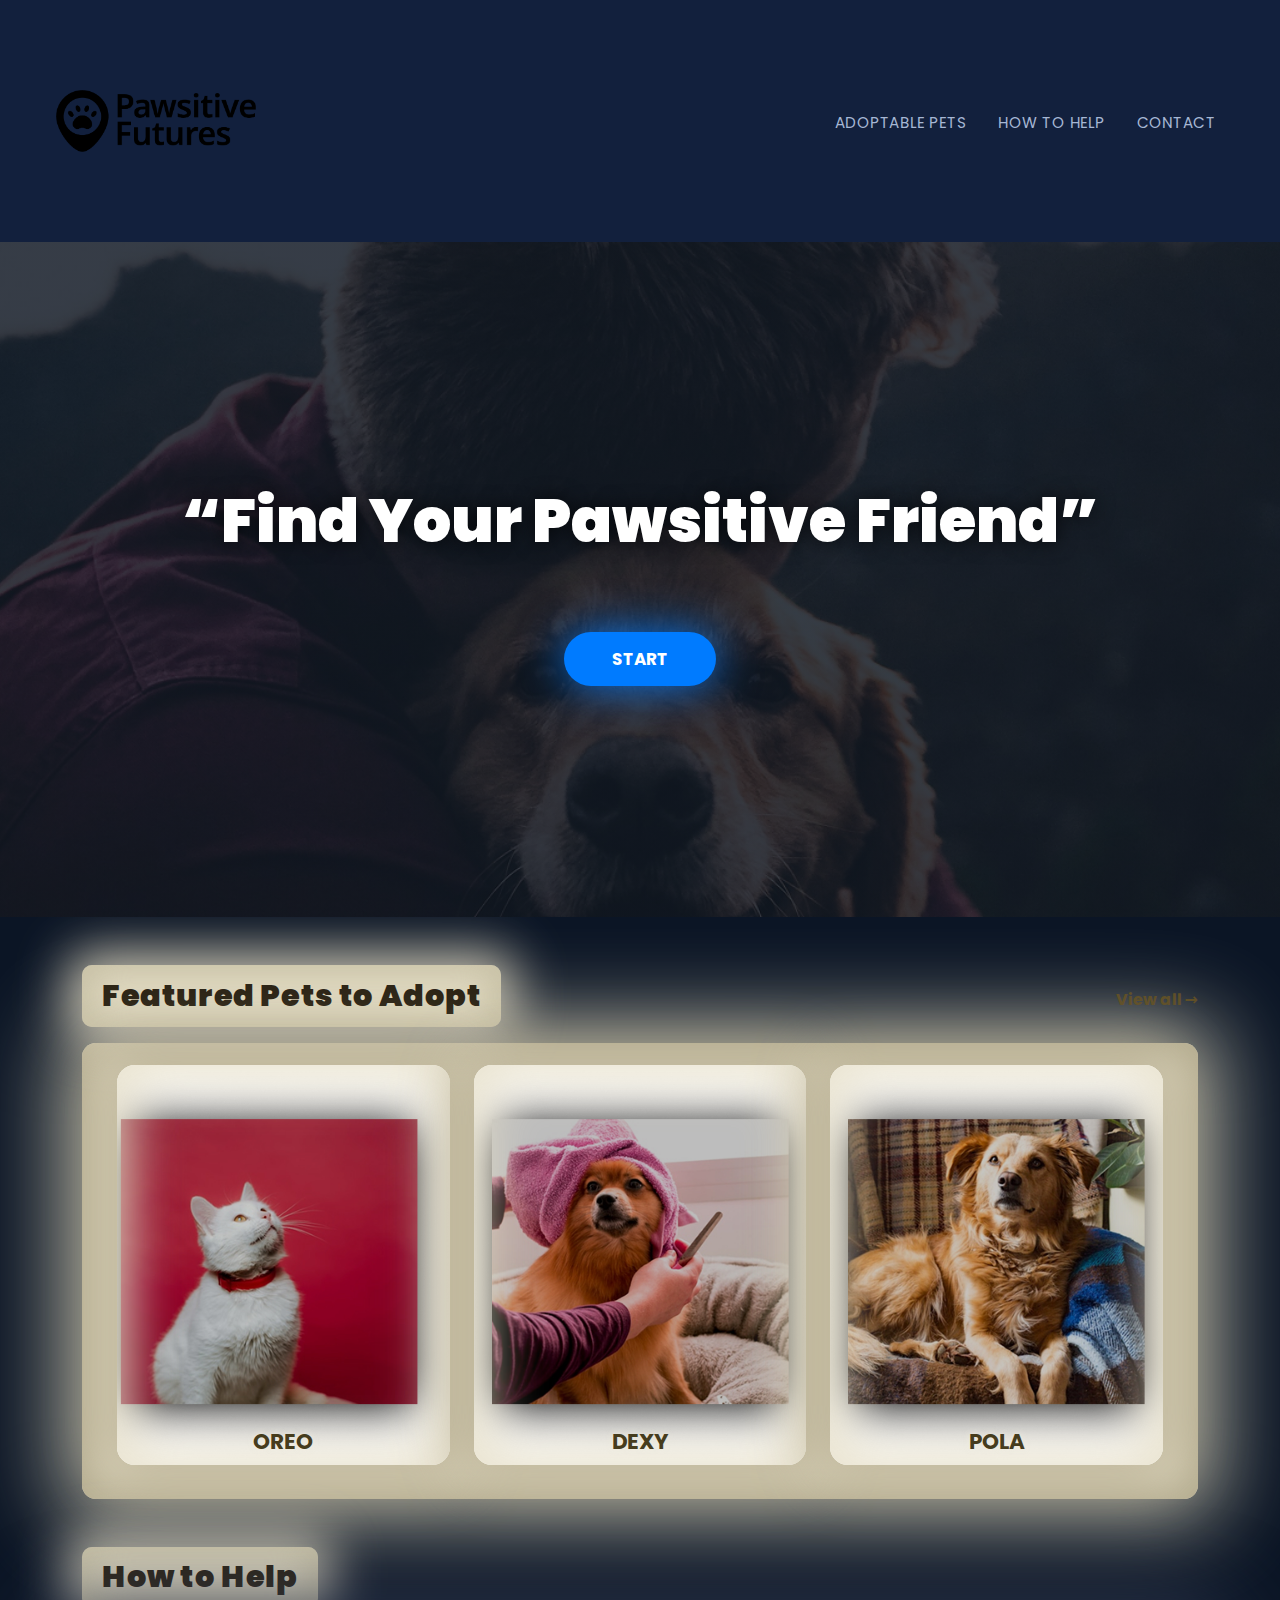
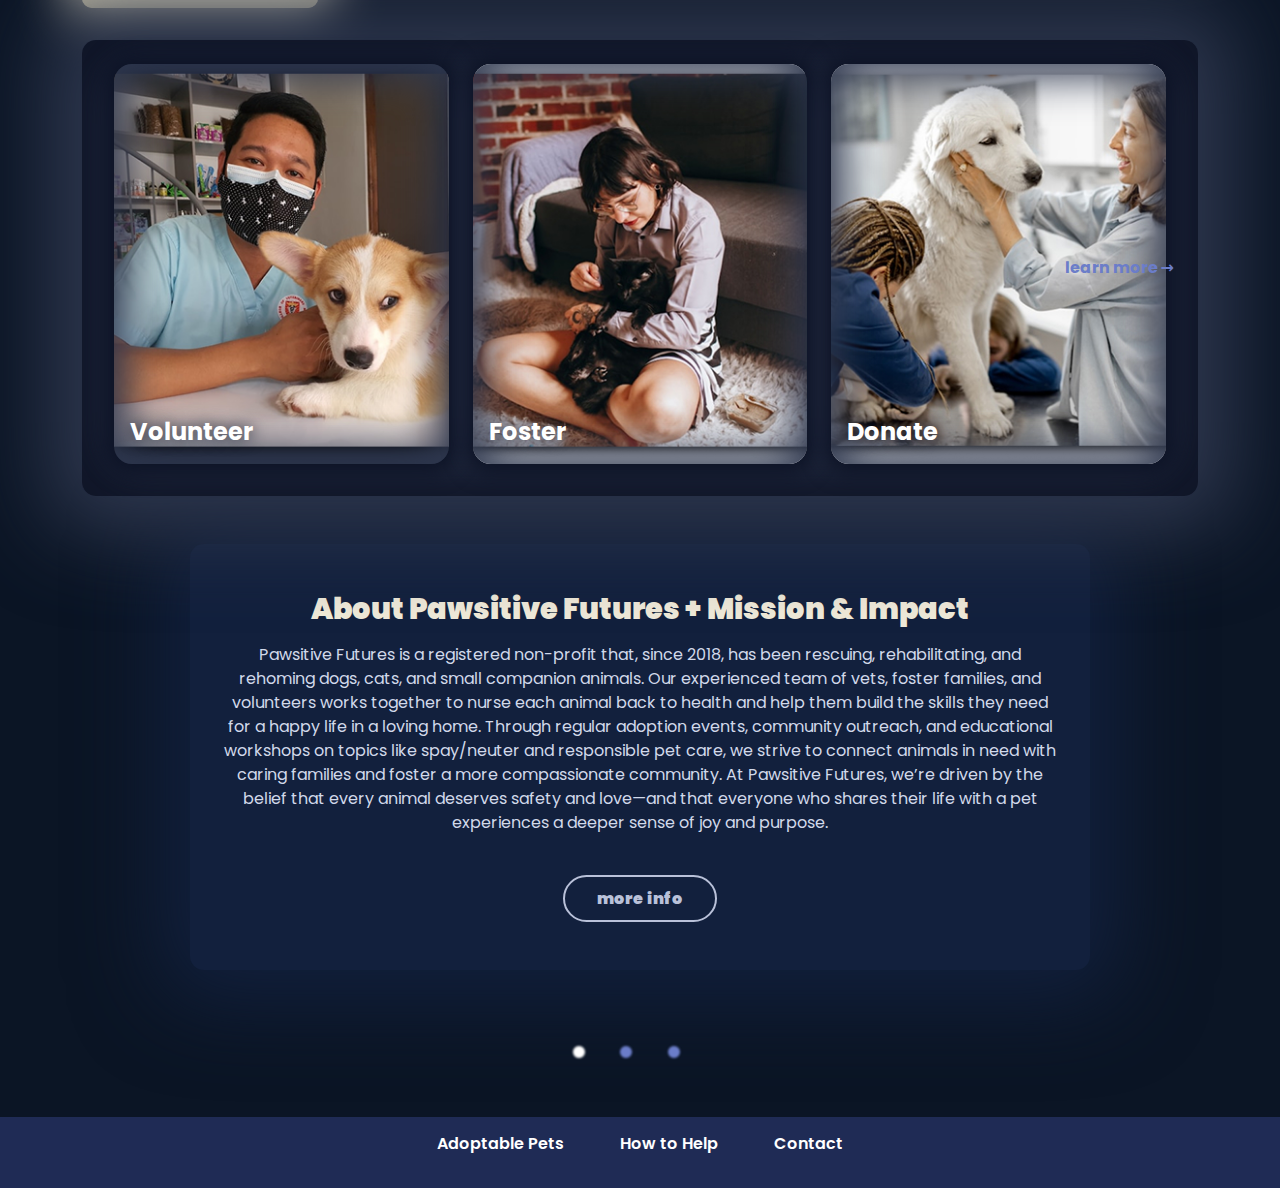
<file: index.html>
<!DOCTYPE html>
<html lang="en">
<head>
  <meta charset="UTF-8" />
  <meta name="viewport" content="width=device-width, initial-scale=1" />
  <title>Pawsitive Futures - Home</title>

  <link href="https://cdn.jsdelivr.net/npm/bootstrap@5.3.0/dist/css/bootstrap.min.css" rel="stylesheet" />

  <link href="https://fonts.googleapis.com/css2?family=Poppins:wght@400;700;900&display=swap" rel="stylesheet" />

  <link rel="stylesheet" href="css/style.css" />
</head>
<body>


  <nav class="navbar navbar-expand-lg">
    <div class="container-fluid px-4">
      <a class="navbar-brand" href="index.html">
        <img src="images/logo.png" alt="Pawsitive Futures Logo" />
      </a>
      <button class="navbar-toggler" type="button" data-bs-toggle="collapse" data-bs-target="#navHome" aria-controls="navHome" aria-expanded="false" aria-label="Toggle navigation">
        <span class="navbar-toggler-icon" style="filter: invert(1);"></span>
      </button>
      <div class="collapse navbar-collapse" id="navHome">
        <ul class="navbar-nav ms-auto gap-3">
          <li class="nav-item"><a class="nav-link" href="adoptable-pets.html">Adoptable Pets</a></li>
          <li class="nav-item"><a class="nav-link" href="how-to-help.html">How to Help</a></li>
          <li class="nav-item"><a class="nav-link" href="contact.html">Contact</a></li>
        </ul>
      </div>
    </div>
  </nav>


  <section class="hero">
    <div class="hero-inner">
      <h1 class="hero-title">“Find Your Pawsitive Friend”</h1>
      <a href="adoptable-pets.html" class="start-btn">START</a>
    </div>
  </section>

  
  <section class="container my-5">
    <div class="d-flex justify-content-between align-items-center mb-3 flex-wrap">
      <div class="section-title">Featured Pets to Adopt</div>
      <div class="mt-2">
        <a href="adoptable-pets.html" class="view-all">View all →</a>
      </div>
    </div>
    <div class="featured-pets-wrapper">
      <div class="row g-4 justify-content-center">
        <div class="col-sm-6 col-lg-4">
          <div class="pet-card" style="background-image:url('images/oreo.jpg');">
            <div class="position-absolute bottom-0 w-100 text-center fw-bold py-2">OREO</div>
          </div>
        </div>
        <div class="col-sm-6 col-lg-4">
          <div class="pet-card" style="background-image:url('images/dexy.jpg');">
            <div class="position-absolute bottom-0 w-100 text-center fw-bold py-2">DEXY</div>
          </div>
        </div>
        <div class="col-sm-6 col-lg-4">
          <div class="pet-card" style="background-image:url('images/pola.jpg');">
            <div class="position-absolute bottom-0 w-100 text-center fw-bold py-2">POLA</div>
          </div>
        </div>
      </div>
    </div>
  </section>

  
  <section class="container my-5">
    <div class="section-title mb-3">How to Help</div>
    <div class="help-section-wrapper">
      <div class="row g-4 justify-content-center">
        <div class="col-sm-6 col-lg-4">
          <div class="help-card" style="background-image:url('images/Volunteer.png');">
            <div class="position-absolute bottom-0 start-0 p-3 text-white fw-bold">Volunteer</div>
          </div>
        </div>
        <div class="col-sm-6 col-lg-4">
          <div class="help-card" style="background-image:url('images/foster.jpg');">
            <div class="position-absolute bottom-0 start-0 p-3 text-white fw-bold">Foster</div>
          </div>
        </div>
        <div class="col-sm-6 col-lg-4">
          <div class="help-card" style="background-image:url('images/donate.jpg');">
            <div class="position-absolute bottom-0 start-0 p-3 text-white fw-bold">Donate</div>
          </div>
        </div>
      </div>
      <div class="learn-more-wrapper">
        <a href="how-to-help.html" class="fw-bold">learn more →</a>
      </div>
    </div>
  </section>

  
  <section class="container my-5">
    <div class="about-panel">
      <h2>About Pawsitive Futures + Mission & Impact</h2>
      <p>
        Pawsitive Futures is a registered non-profit that, since 2018, has been rescuing,
        rehabilitating, and rehoming dogs, cats, and small companion animals. Our experienced
        team of vets, foster families, and volunteers works together to nurse each animal back to
        health and help them build the skills they need for a happy life in a loving home. Through
        regular adoption events, community outreach, and educational workshops on topics like
        spay/neuter and responsible pet care, we strive to connect animals in need with caring
        families and foster a more compassionate community. At Pawsitive Futures, we’re driven by
        the belief that every animal deserves safety and love—and that everyone who shares their
        life with a pet experiences a deeper sense of joy and purpose.
      </p>
      <button class="btn">more info</button>
    </div>
  </section>

 
  <footer>
    <div class="footer-dots">
      <span class="active">•</span><span>•</span><span>•</span>
    </div>
    <div class="footer">
      <div class="container d-flex justify-content-center gap-4">
        <a href="adoptable-pets.html">Adoptable Pets</a>
        <a href="how-to-help.html">How to Help</a>
        <a href="contact.html">Contact</a>
      </div>
    </div>
  </footer>

  
  <script src="https://cdn.jsdelivr.net/npm/bootstrap@5.3.0/dist/js/bootstrap.bundle.min.js"></script>
</body>
</html>
</file>
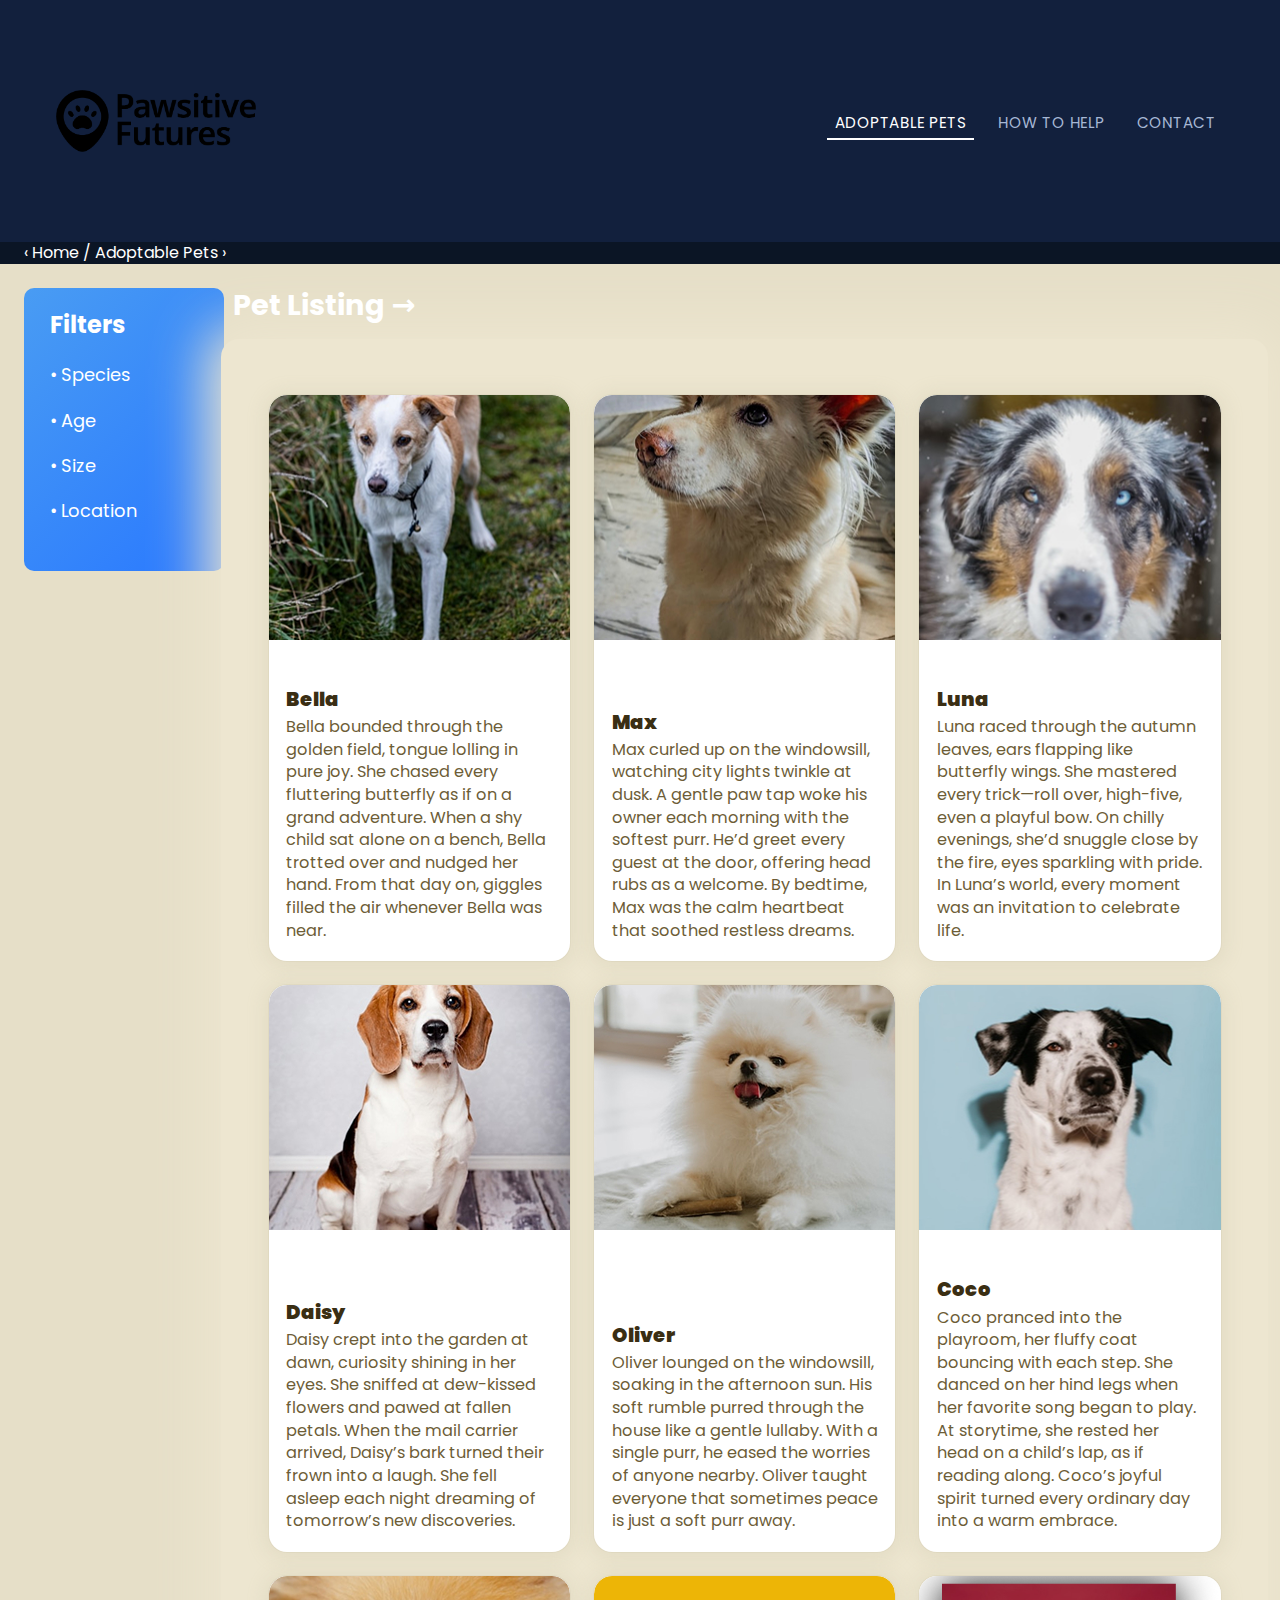
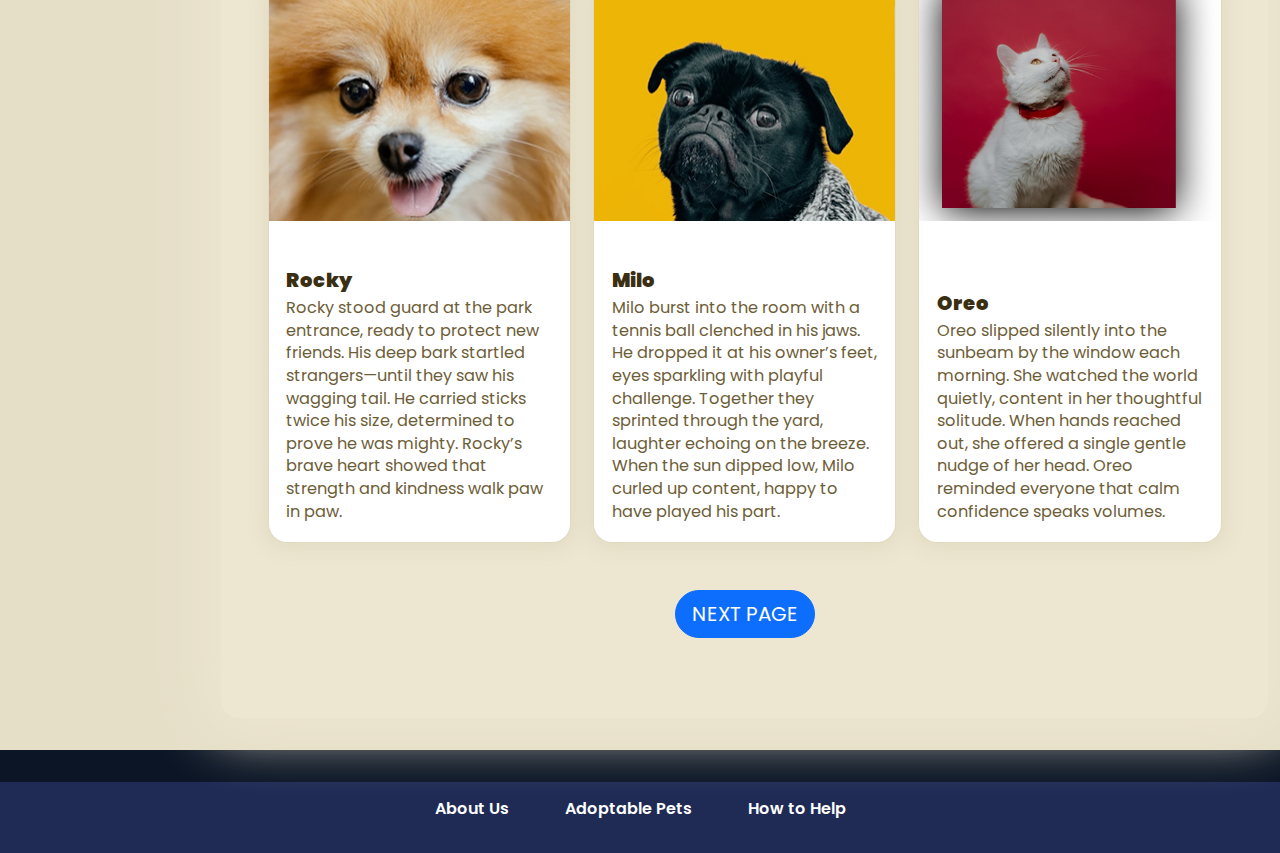
<file: adoptable-pets.html>
<!DOCTYPE html>
<html lang="en">
<head>
  <meta charset="UTF-8" />
  <meta name="viewport" content="width=device-width, initial-scale=1" />
  <title>Pawsitive Futures - Adoptable Pets</title>

 
  <link href="https://cdn.jsdelivr.net/npm/bootstrap@5.3.0/dist/css/bootstrap.min.css" rel="stylesheet" />

  
  <link href="https://fonts.googleapis.com/css2?family=Poppins:wght@400;700;900&display=swap" rel="stylesheet" />


  <link rel="stylesheet" href="css/style.css" />
</head>
<body>

  
  <nav class="navbar navbar-expand-lg">
    <div class="container-fluid px-4">
     <a class="navbar-brand" href="index.html">
  <img src="images/logo.png" alt="Pawsitive Futures Logo" />
</a>

      <button class="navbar-toggler" type="button" data-bs-toggle="collapse" data-bs-target="#navPets" aria-controls="navPets" aria-expanded="false" aria-label="Toggle navigation">
        <span class="navbar-toggler-icon"></span>
      </button>
      <div class="collapse navbar-collapse" id="navPets">
        <ul class="navbar-nav ms-auto gap-3">
          <li class="nav-item"><a class="nav-link active" href="adoptable-pets.html">Adoptable Pets</a></li>
          <li class="nav-item"><a class="nav-link" href="how-to-help.html">How to Help</a></li>
          <li class="nav-item"><a class="nav-link" href="contact.html">Contact</a></li>
        </ul>
      </div>
    </div>
  </nav>

  
  <div class="breadcrumb-wrapper">
    <div class="container-fluid px-4">
      ‹ Home / Adoptable Pets ›
    </div>
  </div>

  
  <main class="container-fluid adoptable-main px-4">
    <div class="row">

     
      <aside class="col-lg-2 d-none d-lg-block">
        <div class="filters-sidebar">
          <h4>Filters</h4>
          <ul>
            <li>• Species</li>
            <li>• Age</li>
            <li>• Size</li>
            <li>• Location</li>
          </ul>
        </div>
      </aside>

    
      <section class="col-lg-10">
        <div class="pet-listing-header mt-4 mb-3">
          <h2>Pet Listing →</h2>
        </div>

        <div class="pet-listing row g-4">
          
         <div class="col-md-6 col-lg-4">
  <div class="card h-100">
    <div class="card-img-wrapper">
      <img src="images/bella.jpg" class="card-img-top" alt="Bella the dog">
    </div>
    <div class="card-body">
      <h5 class="card-title">Bella</h5>
      <p class="card-text">Bella bounded through the golden field, tongue lolling in pure joy. She chased every fluttering butterfly as if on a grand adventure. When a shy child sat alone on a bench, Bella trotted over and nudged her hand. From that day on, giggles filled the air whenever Bella was near.</p>
    </div>
  </div>
</div>


         
          <div class="col-md-6 col-lg-4">
  <div class="card h-100">
    <div class="card-img-wrapper">
      <img src="images/max.jpg" class="card-img-top" alt="Max the dog">
    </div>
    <div class="card-body">
      <h5 class="card-title">Max</h5>
      <p class="card-text">Max curled up on the windowsill, watching city lights twinkle at dusk. A gentle paw tap woke his owner each morning with the softest purr. He’d greet every guest at the door, offering head rubs as a welcome. By bedtime, Max was the calm heartbeat that soothed restless dreams.</p>
    </div>
  </div>
</div>


          
          <div class="col-md-6 col-lg-4">
  <div class="card h-100">
    <div class="card-img-wrapper">
      <img src="images/luna.jpg" class="card-img-top" alt="Luna the dog">
    </div>
    <div class="card-body">
      <h5 class="card-title">Luna</h5>
      <p class="card-text">Luna raced through the autumn leaves, ears flapping like butterfly wings. She mastered every trick—roll over, high-five, even a playful bow. On chilly evenings, she’d snuggle close by the fire, eyes sparkling with pride. In Luna’s world, every moment was an invitation to celebrate life.</p>
    </div>
  </div>
</div>


          
        <div class="col-md-6 col-lg-4">
  <div class="card h-100">
    <div class="card-img-wrapper">
      <img src="images/daisy.jpg" class="card-img-top" alt="Daisy the dog">
    </div>
    <div class="card-body">
      <h5 class="card-title">Daisy</h5>
      <p class="card-text">Daisy crept into the garden at dawn, curiosity shining in her eyes. She sniffed at dew-kissed flowers and pawed at fallen petals. When the mail carrier arrived, Daisy’s bark turned their frown into a laugh. She fell asleep each night dreaming of tomorrow’s new discoveries.</p>
    </div>
  </div>
</div>


          
          <div class="col-md-6 col-lg-4">
  <div class="card h-100">
    <div class="card-img-wrapper">
      <img src="images/oliver.jpg" class="card-img-top" alt="Oliver the cat">
    </div>
    <div class="card-body">
      <h5 class="card-title">Oliver</h5>
      <p class="card-text">Oliver lounged on the windowsill, soaking in the afternoon sun. His soft rumble purred through the house like a gentle lullaby. With a single purr, he eased the worries of anyone nearby. Oliver taught everyone that sometimes peace is just a soft purr away.</p>
    </div>
  </div>
</div>


         
          <div class="col-md-6 col-lg-4">
  <div class="card h-100">
    <div class="card-img-wrapper">
      <img src="images/coco.jpg" class="card-img-top" alt="Coco the dog">
    </div>
    <div class="card-body">
      <h5 class="card-title">Coco</h5>
      <p class="card-text">Coco pranced into the playroom, her fluffy coat bouncing with each step. She danced on her hind legs when her favorite song began to play. At storytime, she rested her head on a child’s lap, as if reading along. Coco’s joyful spirit turned every ordinary day into a warm embrace.</p>
    </div>
  </div>
</div>


        
        <div class="col-md-6 col-lg-4">
  <div class="card h-100">
    <div class="card-img-wrapper">
      <img src="images/rocky.jpg" class="card-img-top" alt="Rocky the dog">
    </div>
    <div class="card-body">
      <h5 class="card-title">Rocky</h5>
      <p class="card-text">Rocky stood guard at the park entrance, ready to protect new friends. His deep bark startled strangers—until they saw his wagging tail. He carried sticks twice his size, determined to prove he was mighty. Rocky’s brave heart showed that strength and kindness walk paw in paw.</p>
    </div>
  </div>
</div>


         
       <div class="col-md-6 col-lg-4">
  <div class="card h-100">
    <div class="card-img-wrapper">
      <img src="images/milo.jpg" class="card-img-top" alt="Milo the dog">
    </div>
    <div class="card-body">
      <h5 class="card-title">Milo</h5>
      <p class="card-text">Milo burst into the room with a tennis ball clenched in his jaws. He dropped it at his owner’s feet, eyes sparkling with playful challenge. Together they sprinted through the yard, laughter echoing on the breeze. When the sun dipped low, Milo curled up content, happy to have played his part.</p>
    </div>
  </div>
</div>


          
     <div class="col-md-6 col-lg-4">
  <div class="card h-100">
    <div class="card-img-wrapper">
      <img  src="images/oreo.jpg" class="card-img-top" alt="Oreo the cat">
    </div>
    <div class="card-body">
      <h5 class="card-title">Oreo</h5>
      <p class="card-text">Oreo slipped silently into the sunbeam by the window each morning. She watched the world quietly, content in her thoughtful solitude. When hands reached out, she offered a single gentle nudge of her head. Oreo reminded everyone that calm confidence speaks volumes.</p>
    </div>
  </div>
</div>


        <div class="text-center my-5">
          <a href="#" class="btn btn-primary btn-lg rounded-pill">NEXT PAGE</a>
        </div>

      </section>
    </div>
  </main>

 
  <footer class="footer">
    <div class="container d-flex justify-content-center gap-4">
      <a href="about-us.html">About Us</a>
      <a href="adoptable-pets.html">Adoptable Pets</a>
      <a href="how-to-help.html">How to Help</a>
    </div>
  </footer>

  <script src="https://cdn.jsdelivr.net/npm/bootstrap@5.3.0/dist/js/bootstrap.bundle.min.js"></script>
</body>
</html>
</file>
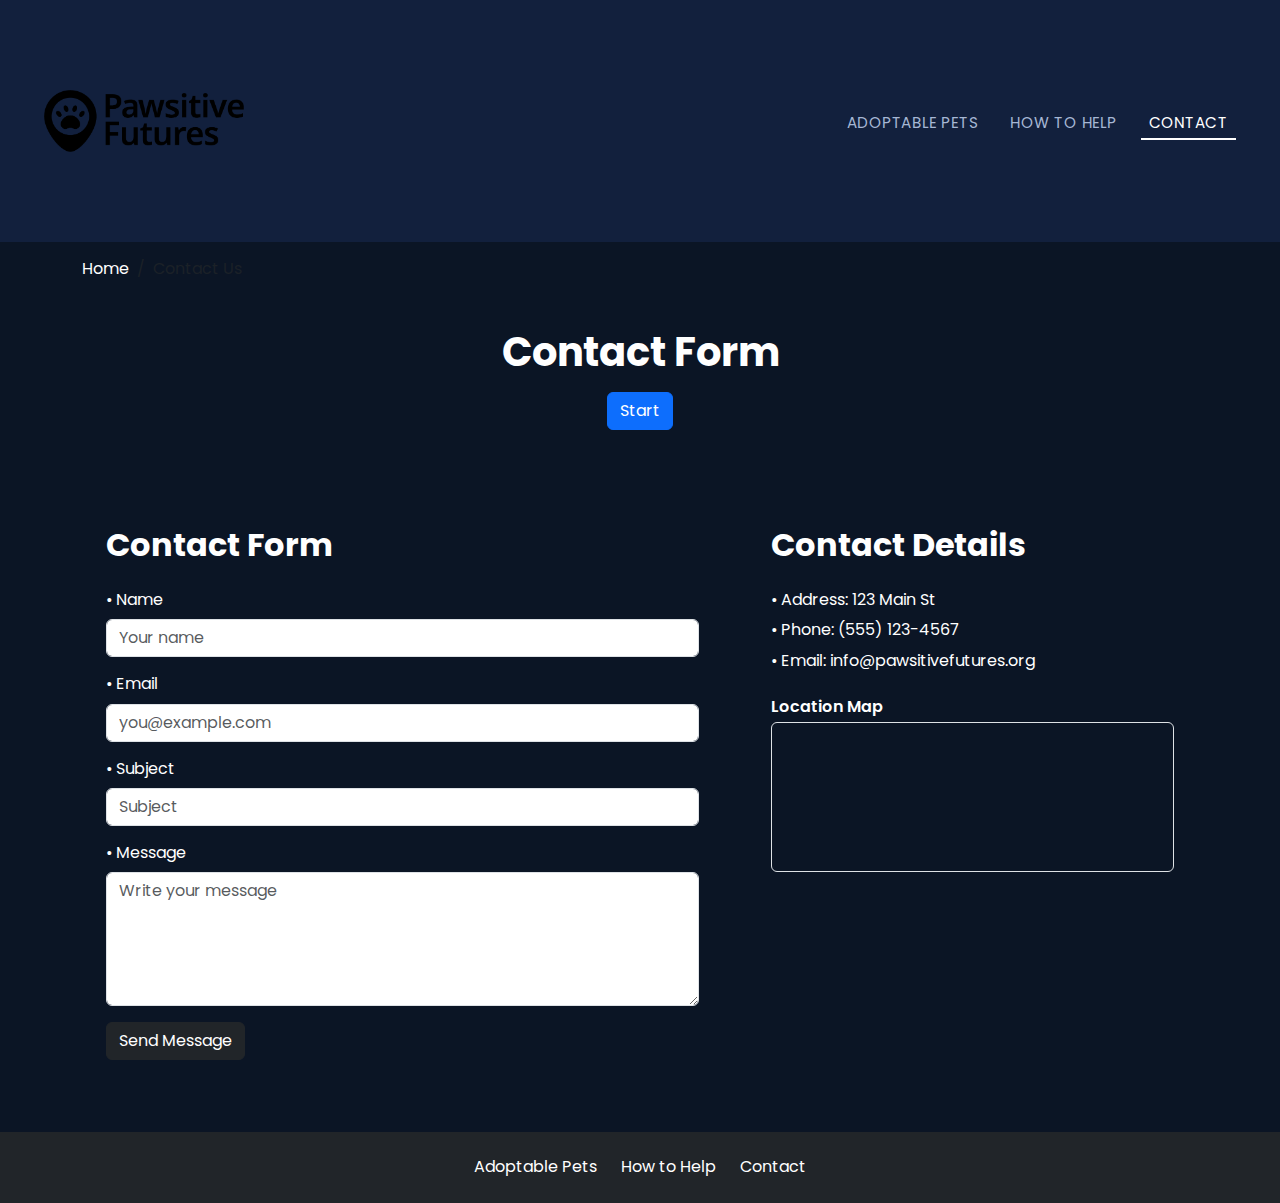
<file: contact.html>
<!DOCTYPE html>
<html lang="en">
<head>
  <meta charset="UTF-8" />
  <meta name="viewport" content="width=device-width, initial-scale=1" />
  <title>Pawsitive Futures - Contact Us</title>

  <link  href="https://cdn.jsdelivr.net/npm/bootstrap@5.3.0/dist/css/bootstrap.min.css" rel="stylesheet" />
  <link href="https://fonts.googleapis.com/css2?family=Poppins:wght@400;700;900&display=swap" rel="stylesheet" />
  <link rel="stylesheet" href="css/style.css" />
</head>
<body>

  
  <nav class="navbar navbar-expand-lg navbar-dark" style="background-color:#12203d; padding:1rem 2rem;">
    <div class="container-fluid">
     <a class="navbar-brand" href="index.html">
  <img src="images/logo.png" alt="Pawsitive Futures Logo" />
</a>

      <button class="navbar-toggler" type="button" data-bs-toggle="collapse" data-bs-target="#navContact" aria-controls="navContact" aria-expanded="false" aria-label="Toggle navigation">
        <span class="navbar-toggler-icon"></span>
      </button>
      <div class="collapse navbar-collapse" id="navContact">
        <ul class="navbar-nav ms-auto gap-3">
          <li class="nav-item"><a class="nav-link" href="adoptable-pets.html">Adoptable Pets</a></li>
          <li class="nav-item"><a class="nav-link" href="how-to-help.html">How to Help</a></li>
          <li class="nav-item"><a class="nav-link active" aria-current="page" href="contact.html">Contact</a></li>
        </ul>
      </div>
    </div>
  </nav>


  <div class="container mt-3">
    <nav aria-label="breadcrumb">
      <ol class="breadcrumb bg-transparent p-0 mb-0">
        <li class="breadcrumb-item"><a href="index.html">Home</a></li>
        <li class="breadcrumb-item active" aria-current="page">Contact Us</li>
      </ol>
    </nav>
  </div>

 
  <section class="container mt-4 text-center">
    <div class="py-4">
      <h1 class="fw-bold">Contact Form</h1>
      <a href="#" class="btn btn-primary mt-2">Start</a>
    </div>
  </section>

  
  <section class="container my-5">
    <div class="row g-4">
     
      <div class="col-lg-7">
        <div class="p-4 rounded">
          <h2 class="fw-bold mb-4">Contact Form</h2>
          <form aria-label="Contact form">
            <div class="mb-3">
              <label for="name" class="form-label">• Name</label>
              <input type="text" id="name" class="form-control" placeholder="Your name" />
            </div>
            <div class="mb-3">
              <label for="email" class="form-label">• Email</label>
              <input type="email" id="email" class="form-control" placeholder="you@example.com" />
            </div>
            <div class="mb-3">
              <label for="subject" class="form-label">• Subject</label>
              <input type="text" id="subject" class="form-control" placeholder="Subject" />
            </div>
            <div class="mb-3">
              <label for="message" class="form-label">• Message</label>
              <textarea id="message" class="form-control" rows="5" placeholder="Write your message"></textarea>
            </div>
            <button type="submit" class="btn btn-dark">Send Message</button>
          </form>
        </div>
      </div>

      <div class="col-lg-5">
        <div class="p-4 rounded">
          <h2 class="fw-bold mb-4">Contact Details</h2>
          <ul class="list-unstyled">
            <li class="mb-2">• Address: 123 Main St</li>
            <li class="mb-2">• Phone: (555) 123-4567</li>
            <li class="mb-2">• Email: info@pawsitivefutures.org</li>
          </ul>
          <div class="mt-4">
            <p class="fw-semibold mb-1">Location Map</p>
            <div class="border rounded" style="min-height:150px;"></div>
          </div>
        </div>
      </div>
    </div>
  </section>


  <footer class="bg-dark text-white py-4">
    <div class="container d-flex justify-content-center gap-4">
      <a href="adoptable-pets.html" class="text-white text-decoration-none">Adoptable Pets</a>
      <a href="how-to-help.html" class="text-white text-decoration-none">How to Help</a>
      <a href="contact.html" class="text-white text-decoration-none">Contact</a>
    </div>
  </footer>

  <script src="https://cdn.jsdelivr.net/npm/bootstrap@5.3.0/dist/js/bootstrap.bundle.min.js"></script>
</body>
</html>
</file>
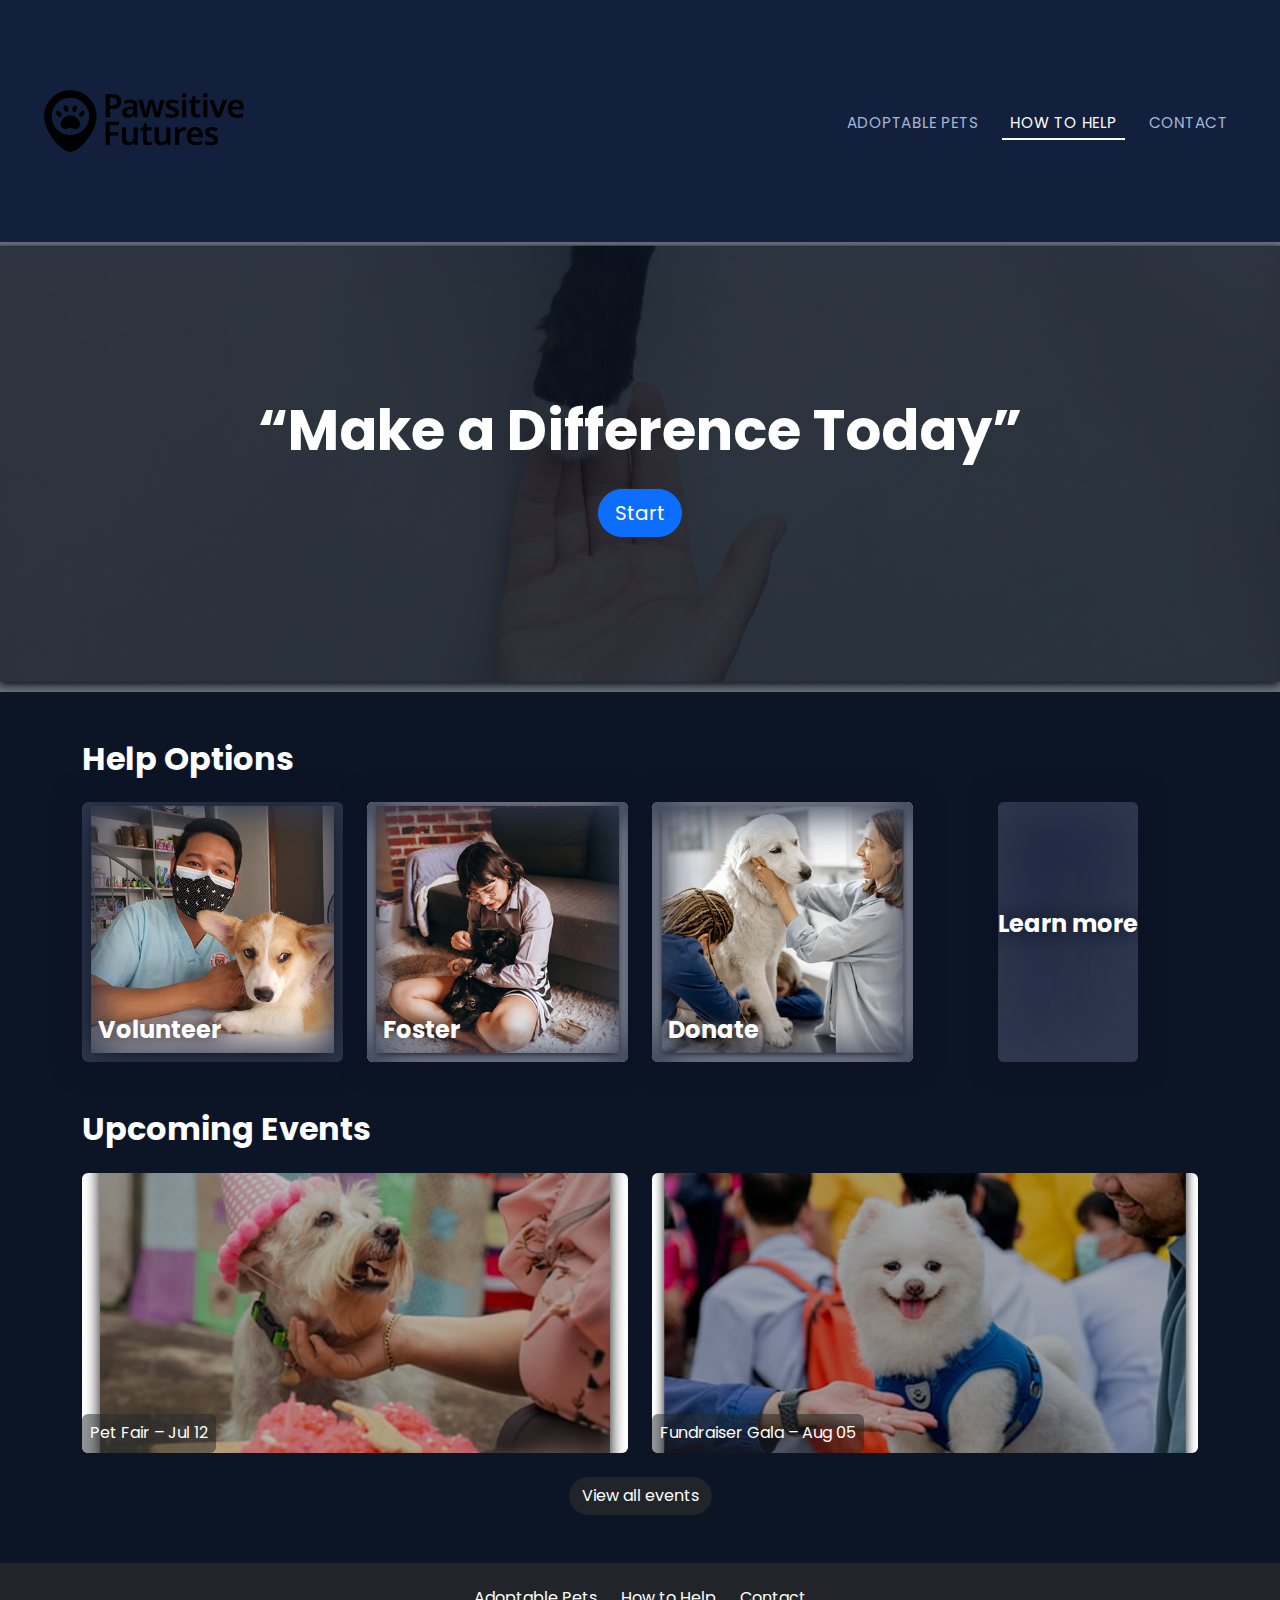
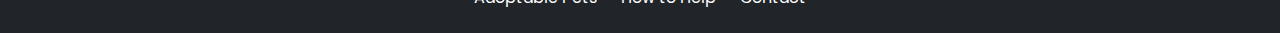
<file: how-to-help.html>
<!DOCTYPE html>
<html lang="en">
<head>
  <meta charset="UTF-8" />
  <meta name="viewport" content="width=device-width, initial-scale=1" />
  <title>Pawsitive Futures - How to Help</title>

  <link href="https://cdn.jsdelivr.net/npm/bootstrap@5.3.0/dist/css/bootstrap.min.css" rel="stylesheet" />
  <link href="https://fonts.googleapis.com/css2?family=Poppins:wght@400;700;900&display=swap" rel="stylesheet" />
  <link rel="stylesheet" href="css/style.css" />
</head>
<body>

  
  <nav class="navbar navbar-expand-lg navbar-dark" style="background-color:#12203d; padding:1rem 2rem;">
    <div class="container-fluid">
      <a class="navbar-brand" href="index.html">
  <img src="images/logo.png" alt="Pawsitive Futures Logo" />
</a>

      <button class="navbar-toggler" type="button" data-bs-toggle="collapse" data-bs-target="#navHelp" aria-controls="navHelp" aria-expanded="false" aria-label="Toggle navigation">
        <span class="navbar-toggler-icon"></span>
      </button>
      <div class="collapse navbar-collapse" id="navHelp">
        <ul class="navbar-nav ms-auto gap-3">
          <li class="nav-item"><a class="nav-link" href="adoptable-pets.html">Adoptable Pets</a></li>
          <li class="nav-item"><a class="nav-link active" href="how-to-help.html">How to Help</a></li>
          <li class="nav-item"><a class="nav-link" href="contact.html">Contact</a></li>
        </ul>
      </div>
    </div>
  </nav>

  
  <section class="text-center text-white d-flex flex-column justify-content-center align-items-center" style="height:50vh; background: linear-gradient(rgba(11,21,37,0.6), rgba(11,21,37,0.6)), url('images/headerimage.jpg') center/cover no-repeat;">
    <div>
      <h1 class="display-4 fw-bold">“Make a Difference Today”</h1>
      <a href="#" class="btn btn-primary btn-lg rounded-pill mt-3">Start</a>
    </div>
  </section>

  
  <section class="container my-5">
    <div class="mb-4">
      <h2 class="fw-bold">Help Options</h2>
    </div>
    <div class="row g-4">
      <div class="col-md-3">
        <div class="help-card rounded position-relative" style="background-image:url('images/Volunteer.png'); height:260px; background-size:cover; background-position:center;">
          <div class="position-absolute bottom-0 start-0 p-3 text-white fw-bold">Volunteer</div>
        </div>
      </div>
      <div class="col-md-3">
        <div class="help-card rounded position-relative" style="background-image:url('images/foster.jpg'); height:260px; background-size:cover; background-position:center;">
          <div class="position-absolute bottom-0 start-0 p-3 text-white fw-bold">Foster</div>
        </div>
      </div>
      <div class="col-md-3">
        <div class="help-card rounded position-relative" style="background-image:url('images/donate.jpg'); height:260px; background-size:cover; background-position:center;">
          <div class="position-absolute bottom-0 start-0 p-3 text-white fw-bold">Donate</div>
        </div>
      </div>
      <div class="col-md-3 d-flex align-items-center justify-content-center">
        <div class="rounded help-card d-flex align-items-center justify-content-center" style="background: linear-gradient(135deg,#1f263f,#2f384f); height:260px;">
          <div class="text-white fw-bold">Learn more</div>
        </div>
      </div>
    </div>
  </section>

 
  <section class="container my-5">
    <div class="mb-4">
      <h2 class="fw-bold">Upcoming Events</h2>
    </div>
    <div class="row g-4">
      <div class="col-md-6">
        <div class="position-relative rounded overflow-hidden">
          <img src="images/petfair.jpg" alt="Pet Fair" class="img-fluid w-100" style="object-fit:cover; height:280px;" />
          <div class="position-absolute bottom-0 start-0 bg-dark bg-opacity-50 text-white p-2 rounded">Pet Fair – Jul 12</div>
        </div>
      </div>
      <div class="col-md-6">
        <div class="position-relative rounded overflow-hidden">
          <img src="images/fundgala.jpg" alt="Fundraiser Gala" class="img-fluid w-100" style="object-fit:cover; height:280px;" />
          <div class="position-absolute bottom-0 start-0 bg-dark bg-opacity-50 text-white p-2 rounded">Fundraiser Gala – Aug 05</div>
        </div>
      </div>
    </div>
    <div class="text-center mt-4">
      <a href="#" class="btn btn-dark rounded-pill">View all events</a>
    </div>
  </section>


  <footer  class="bg-dark text-white py-4 mt-5">
    <div class="container d-flex justify-content-center gap-4">
      <a href="adoptable-pets.html" class="text-white text-decoration-none">Adoptable Pets</a>
      <a href="how-to-help.html" class="text-white text-decoration-none">How to Help</a>
      <a href="contact.html" class="text-white text-decoration-none">Contact</a>
    </div>
  </footer>

  <script src="https://cdn.jsdelivr.net/npm/bootstrap@5.3.0/dist/js/bootstrap.bundle.min.js"></script>
</body>
</html>
</file>
<file: css/style.css>
:root {
  --nav-bg: #12203d;
  --page-bg: #0b1525;
  --panel-beige: #e6dfc8;
  --panel-inner: #b3ab8e;
  --text-dark: #2d2517;
  --text-light: #f0ead9;
  --accent-blue: #6b7dc9;
  --button-blue: #007bff;
  --radius: 14px;
  --transition: .3s ease;
  font-family: 'Poppins', system-ui,-apple-system,BlinkMacSystemFont,sans-serif;
}


* { box-sizing:border-box; }
body {
  margin:0;
  background: var(--page-bg);
  color:white;
  font-family: inherit;
  line-height:1.4;
}
a { text-decoration:none; color:inherit; }

.navbar {
  background-color: var(--nav-bg) !important;
  padding: 1rem 2rem;
}
.navbar .navbar-brand img {
  height: 200px;
  width: 200px;
  object-fit: contain;
  display:block;
}
.navbar .nav-link {
  color: #a6b7d4 !important;
  text-transform: uppercase;
  letter-spacing:.05em;
  font-size:.95rem;
  padding-bottom:4px;
  position: relative;
}
.navbar .nav-link:hover,
.navbar .nav-link.active { color:#fff !important; }
.navbar .nav-link.active::after {
  content:'';
  position:absolute;
  bottom:-2px;
  left:0;
  height:2px;
  width:100%;
  background:#fff;
}

.hero {
  position: relative;
  min-height: 75vh;
  background: linear-gradient(rgba(11,21,37,0.64), rgba(11,21,37,0.64)), url('../images/hero-image.jpg') center/cover no-repeat;
  display:flex;
  flex-direction:column;
  justify-content:center;
  align-items:center;
  padding: 3rem 1rem 2rem;
  text-align:center;
  gap:.75rem;
}
.hero-title {
  font-size: 3.6rem;
  font-weight: 900;
  margin:0;
  line-height:1.05;
  text-shadow:0 0 20px rgba(0,0,0,.7);
  white-space: nowrap;
}
.start-btn {
  display:inline-block;
  padding:.95rem 3rem;
  border-radius:30px;
  border:none;
  background-color: var(--button-blue);
  color:white;
  font-weight:700;
  font-size:1.05rem;
  cursor:pointer;
  box-shadow:0 0 45px rgba(0,123,255,.85);
  transition: var(--transition);
}
.start-btn:hover {
  background-color:#0056d6;
  box-shadow:0 0 55px rgba(0,86,179,.9);
}
.hero {
  gap: 1.5rem; 
}
.start-btn {
  margin-top: 5rem; 
}




.section-title {
  display:inline-block;
  padding:.6rem 1.25rem;
  background: var(--panel-beige);
  border-radius:10px;
  font-weight:900;
  font-size:1.9rem;
  color: var(--text-dark);
  letter-spacing:.02em;
  box-shadow:
    0 0 50px 15px rgba(230,223,200,.8),
    inset 0 0 35px 12px rgba(179,171,142,.6);
  white-space: nowrap;
  margin:0;
}
.view-all {
  font-weight:700;
  color:#5f4f28;
}
.view-all:hover { text-decoration: underline; }


.featured-pets-wrapper {
  background: var(--panel-beige);
  box-shadow: 0 0 85px 25px rgba(230, 223, 200, .7), inset 0 0 38px 13px var(--panel-inner);
  border-radius:14px;
  padding:1.4rem 2.2rem 2.1rem 2.2rem;
  margin-top:1rem;
}
.pet-card {
  background-size: cover;
  background-position: center;
  height: 400px;
  border-radius: 18px;
  position: relative;
  display: flex;
  align-items: flex-end;
  justify-content: center;
  padding-bottom: 18px;
  font-weight: 900;
  font-size: 1.35rem;
  color: #463c1d;
  text-shadow: 0 0 7px rgba(241, 237, 223, .88);
  transition: transform var(--transition);
  cursor: pointer;
  box-shadow: 0 0 55px 18px rgba(179, 171, 142, .78), inset 0 0 50px 15px rgba(230, 223, 200, .87);
}
.pet-card:hover { transform: scale(1.03); }


.help-section-wrapper {
  background: #2f384f;
  box-shadow: 0 0 85px 35px #2f384f, inset 0 0 50px 30px #0f1527;
  border-radius:14px;
  padding:1.5rem 2rem 2rem;
  margin-top:1rem;
  position: relative;
}
.help-card {
  height:400px;
  border-radius:18px;
  background-size:cover;
  background-position:center;
  position:relative;
  font-weight:900;
  font-size:1.5rem;
  display:flex;
  align-items:flex-end;
  padding-bottom:18px;
  text-shadow:0 0 15px #0f1527;
  transition: transform var(--transition);
  cursor:pointer;
  box-shadow:0 0 20px 10px #0d1326, inset 0 0 40px 13px #2f384f;
}
.help-card:hover { transform: scale(1.03); }
.learn-more-wrapper {
  position:absolute;
  right:1.5rem;
  top:50%;
  transform: translateY(-50%);
  font-weight:900;
  color: var(--accent-blue);
}


.adoptable-main {
  background: var(--panel-beige);
  padding-bottom:2rem;
}
.filters-sidebar {
  background: linear-gradient(135deg, #499cf3, #2978ff);
  border-radius:10px;
  padding:1.4rem 1rem 2rem 1.6rem;
  color:white;
  min-width:200px;
  max-width:220px;
  margin-top:1.5rem;
}
.filters-sidebar h4 {
  font-weight:700;
  margin-bottom:1.1rem;
}
.filters-sidebar ul {
  list-style:none;
  padding:0;
  margin:0;
  line-height:2;
  font-size:1.12rem;
}
.filters-sidebar li { margin-bottom:.6rem; }

.pet-listing-header { margin-bottom:1rem; }
.pet-listing-header h2 {
  font-weight:700;
  font-size:1.8rem;
}

.pet-listing {
  background:#ede6d0;
  border-radius:18px;
  box-shadow:0 0 55px 15px #ede6d0;
  padding:2rem 2.2rem;
  margin-top:.5rem;
}
.pet-listing .card {
  background:#fff;
  border-radius:18px;
  box-shadow:0 2px 18px 5px rgba(185,180,150,.19), 0 0 0 1px #e6dfc8;
  border:none;
  margin-bottom:2rem;
  transition: transform .22s;
  overflow:hidden;
  display:flex;
  flex-direction:column;
  height:100%;
}
.pet-listing .card:hover {
  transform: scale(1.035);
  box-shadow:0 4px 28px 10px rgba(150,130,100,.27);
}
.pet-listing .card-img-top {
  width:100%;
  height:245px;
  object-fit:cover;
  border-top-left-radius:18px;
  border-top-right-radius:18px;
  background:#f4f1ea;
}
.pet-listing .card-body {
  padding:1rem 1.1rem 1.2rem 1.1rem;
  display:flex;
  flex-direction:column;
  justify-content:flex-end;
}
.pet-listing .card-title {
  font-weight:900;
  color:#3a2e13;
  font-size:1.22rem;
  margin-bottom:.3rem;
}
.pet-listing .card-text {
  font-size:1.01rem;
  color:#6d5d37;
  margin:0;
}

.contact-wrapper {
  max-width:1100px;
  margin:2.2rem auto;
  padding:1.2rem;
  display:flex;
  flex-wrap:wrap;
  gap:2.1rem;
}
.contact-form-panel,
.contact-details-panel {
  flex:1 1 300px;
  border-radius:10px;
  padding:2rem 2.5rem;
  background: linear-gradient(to bottom, #e8e3d5 0%, #1f5aa6 85%);
  position:relative;
  color:#1f263f;
}
.contact-form-panel h2,
.contact-details-panel h2 {
  font-weight:900;
  font-size:2rem;
  margin-bottom:1rem;
}
.contact-form-panel label { font-weight:600; }
.contact-form-panel .form-control,
.contact-details-panel .form-control {
  border-radius:4px;
}
.send-btn {
  background:#2b2b2b;
  color:white;
  border:none;
  padding:.75rem 1.75rem;
  border-radius:4px;
  font-weight:600;
  cursor:pointer;
  transition: var(--transition);
}
.send-btn:hover { background:#1f1f1f; }


.about-panel {
  background: var(--nav-bg);
  box-shadow:0 0 85px 30px var(--nav-bg);
  border-radius:14px;
  padding:3rem 2rem;
  max-width:900px;
  margin:0 auto 3rem;
  text-align:center;
  font-size:1rem;
  line-height:1.5;
}
.about-panel h2 {
  font-weight:900;
  font-size:1.8rem;
  margin-bottom:1rem;
  color: var(--text-light);
}
.about-panel p { color:#d1d9ea; }
.about-panel .btn {
  margin-top:1.5rem;
  border-radius:30px;
  padding:.6rem 2rem;
  font-weight:900;
  background:transparent;
  border:2px solid #b9c1d9;
  color:#b9c1d9;
  cursor:pointer;
  transition: var(--transition);
}
.about-panel .btn:hover {
  background:#b9c1d9;
  color: var(--nav-bg);
}


.footer {
   background-color:#1f2b55;
  padding:1rem 0 2rem;
  color:white;
  margin-top:2rem;
}
.footer a {
  color:white;
  margin:0 1rem;
  font-weight:600;
}
.footer-dots {
  text-align:center;
  font-size:3rem;
  letter-spacing:1.7rem;
  color: var(--accent-blue);
  user-select:none;
  filter: blur(1.2px);
  margin-bottom:1rem;
}
.footer-dots .active {
  filter:none;
  color:white;
}


@media (min-width:992px) {
  .hero-title {
    font-size:3.8rem;
  }
}
</file>
